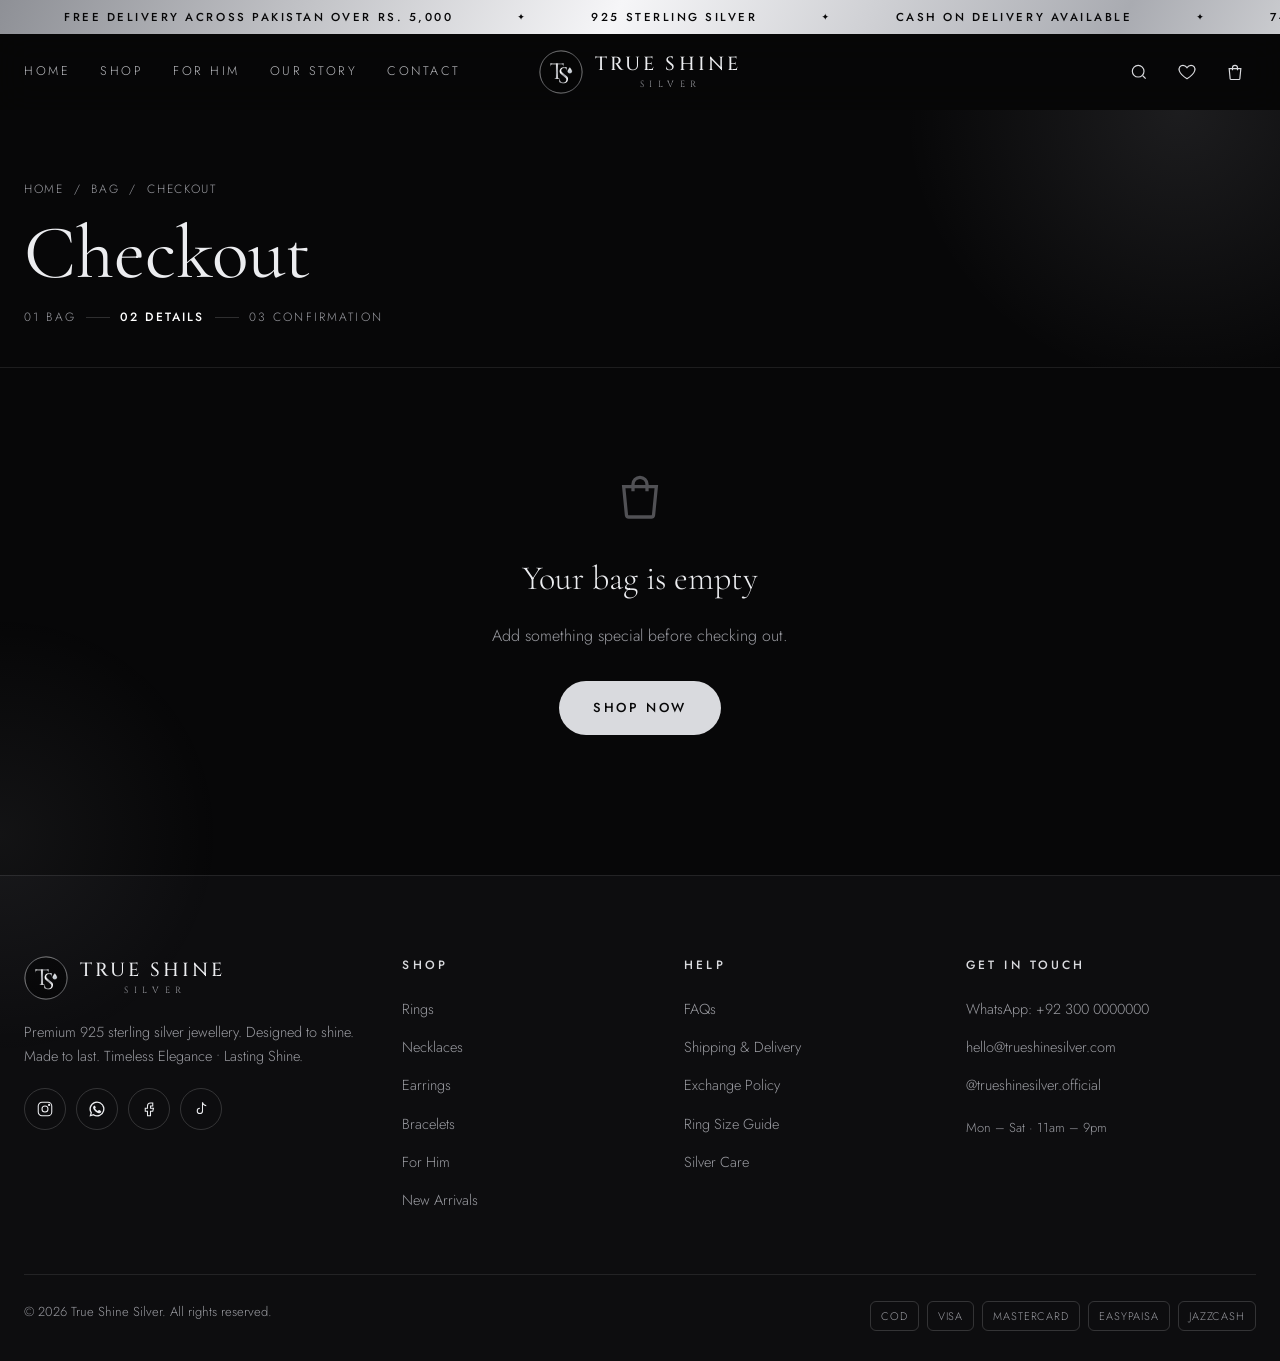
<file: checkout.html>
<!doctype html>
<html lang="en">
<head>
  <meta charset="utf-8">
  <meta name="viewport" content="width=device-width, initial-scale=1, viewport-fit=cover">
  <title>Checkout — True Shine Silver</title>
  <meta name="theme-color" content="#070708">
  <link rel="icon" href="images/favicon.svg" type="image/svg+xml">
  <link rel="preconnect" href="https://fonts.googleapis.com"><link rel="preconnect" href="https://fonts.gstatic.com" crossorigin>
  <link href="https://fonts.googleapis.com/css2?family=Cinzel:wght@400;500;600&family=Cormorant+Garamond:ital,wght@0,400;0,500;1,400&family=Jost:wght@300;400;500;600&display=swap" rel="stylesheet">
  <link rel="stylesheet" href="css/style.css">
</head>
<body data-page="checkout">
<main>
  <section class="page-hero">
    <div class="wrap">
      <div class="crumbs hero-fade"><a href="index.html">Home</a><span>/</span><a href="cart.html">Bag</a><span>/</span><span>Checkout</span></div>
      <h1 class="hero-fade d1">Checkout</h1>
      <div class="steps hero-fade d2"><span>01 Bag</span><i></i><b>02 Details</b><i></i><span>03 Confirmation</span></div>
    </div>
  </section>

  <div class="wrap" id="coRoot">
    <div class="checkout-layout">
      <form id="coForm" novalidate>
        <div class="form-block reveal">
          <h3><span class="n">1</span>Contact</h3>
          <div class="fields">
            <div class="field"><input id="fname" name="fname" placeholder=" " required autocomplete="given-name"><label for="fname">First name</label><span class="err">Please enter your first name</span></div>
            <div class="field"><input id="lname" name="lname" placeholder=" " required autocomplete="family-name"><label for="lname">Last name</label><span class="err">Please enter your last name</span></div>
            <div class="field"><input id="phone" name="phone" type="tel" placeholder=" " required autocomplete="tel"><label for="phone">Mobile number (03XX XXXXXXX)</label><span class="err">Enter a valid Pakistani mobile number</span></div>
            <div class="field"><input id="email" name="email" type="email" placeholder=" " autocomplete="email"><label for="email">Email (optional)</label><span class="err">Enter a valid email</span></div>
          </div>
        </div>

        <div class="form-block reveal">
          <h3><span class="n">2</span>Delivery address</h3>
          <div class="fields">
            <div class="field full"><input id="address" name="address" placeholder=" " required autocomplete="street-address"><label for="address">House #, street, area</label><span class="err">Please enter your address</span></div>
            <div class="field"><select id="city" name="city" required>
              <option value="">Select city</option>
              <option>Karachi</option><option>Lahore</option><option>Islamabad</option><option>Rawalpindi</option><option>Faisalabad</option><option>Multan</option><option>Peshawar</option><option>Quetta</option><option>Hyderabad</option><option>Sialkot</option><option>Gujranwala</option><option>Other</option>
            </select><label for="city">City</label><span class="err">Please choose your city</span></div>
            <div class="field"><input id="postal" name="postal" placeholder=" " inputmode="numeric" autocomplete="postal-code"><label for="postal">Postal code (optional)</label></div>
            <div class="field full"><textarea id="notes" name="notes" placeholder=" "></textarea><label for="notes">Order notes — gift message, engraving, landmark (optional)</label></div>
          </div>
        </div>

        <div class="form-block reveal">
          <h3><span class="n">3</span>Payment</h3>
          <div class="pay-opts" id="payOpts">
            <label class="pay-opt active"><input type="radio" name="pay" value="Cash on Delivery" checked><div><b>Cash on Delivery</b><span>Pay in cash when your order arrives.</span></div></label>
            <label class="pay-opt"><input type="radio" name="pay" value="Bank Transfer"><div><b>Bank Transfer</b><span>Transfer to our account; we confirm on WhatsApp.</span>
              <div class="extra">Bank: <b>Your Bank Name</b><br>Account title: <b>True Shine Silver</b><br>IBAN: <b>PK00 XXXX 0000 0000 0000 0000</b><br><span>Please send the receipt on WhatsApp with your order number.</span></div></div></label>
            <label class="pay-opt"><input type="radio" name="pay" value="Easypaisa / JazzCash"><div><b>Easypaisa / JazzCash</b><span>Mobile wallet transfer.</span>
              <div class="extra">Wallet number: <b id="walletNo"></b> (True Shine Silver)<br><span>Send a screenshot of the payment on WhatsApp.</span></div></div></label>
          </div>
          <label style="display:flex;gap:10px;align-items:center;margin-top:20px;font-size:14px;color:var(--muted);cursor:pointer"><input type="checkbox" id="giftWrap" style="accent-color:#d9dade;width:16px;height:16px"> Add premium gift wrapping (+ Rs. 300)</label>
        </div>

        <button class="btn btn-block" type="submit" id="placeBtn" style="padding:20px">Place order</button>
        <p class="secure"><span id="lockIco" style="display:inline-flex"></span> Your details are only used to deliver your order.</p>
      </form>

      <aside class="summary reveal" id="coSummary"></aside>
    </div>
  </div>
</main>

<script src="js/data.js"></script>
<script src="js/app.js"></script>
<script>
window.TS_PAGE = () => {
  const { Cart, money, totals, promo, I, esc, store } = TS;
  const $ = s => document.querySelector(s);
  $("#walletNo").textContent = STORE.phone;
  $("#lockIco").innerHTML = I.lock;
  if (!Cart.lines().length) {
    $("#coRoot").innerHTML = `<div class="empty" style="padding:100px 0">${I.bag}<p style="font-family:var(--serif);font-size:34px;color:var(--text);margin:0 0 8px">Your bag is empty</p><p>Add something special before checking out.</p><a href="shop.html" class="btn" style="margin-top:16px">Shop now</a></div>`;
    return;
  }
  const GIFT = 300;
  const calc = () => { const t = totals(); const g = $("#giftWrap").checked ? GIFT : 0; return { ...t, gift: g, total: t.total + g }; };

  function renderSummary() {
    const t = calc();
    $("#coSummary").innerHTML = `<h3>Your order</h3>
      <div class="co-items">${Cart.lines().map(l => `<div class="co-item"><div class="ph"><img src="${l.p.img.replace("w=900", "w=200")}" alt=""><span class="q">${l.qty}</span></div><div><h5>${esc(l.p.name)}</h5><span>${l.size ? "Size " + esc(l.size) : "925 Silver"}</span></div><span class="price">${money(l.p.price * l.qty)}</span></div>`).join("")}</div>
      <div class="sum-line"><span>Subtotal</span><span>${money(t.sub)}</span></div>
      ${t.discount ? `<div class="sum-line" style="color:var(--success)"><span>Discount (${promo.code})</span><span>− ${money(t.discount)}</span></div>` : ""}
      <div class="sum-line"><span>Delivery</span><span>${t.shipping ? money(t.shipping) : "Free"}</span></div>
      ${t.gift ? `<div class="sum-line"><span>Gift wrapping</span><span>${money(t.gift)}</span></div>` : ""}
      <div class="sum-line total"><span>Total</span><b>${money(t.total)}</b></div>
      <div class="pdp-perks" style="margin:22px 0 0"><div>${I.truck}2–4 day delivery</div><div>${I.return}7-day exchange</div><div>${I.gem}925 silver</div></div>`;
  }
  renderSummary();
  $("#giftWrap").addEventListener("change", renderSummary);
  document.addEventListener("cart:change", renderSummary);

  $("#payOpts").addEventListener("change", () => document.querySelectorAll(".pay-opt").forEach(o => o.classList.toggle("active", o.querySelector("input").checked)));

  const form = $("#coForm");
  const validate = el => {
    const f = el.closest(".field"); if (!f) return true;
    let ok = el.checkValidity();
    if (el.id === "phone") ok = /^(\+92|0)?3\d{2}[\s-]?\d{7}$/.test(el.value.trim());
    f.classList.toggle("invalid", !ok); return ok;
  };
  form.querySelectorAll("input,select").forEach(el => el.addEventListener("blur", () => validate(el)));
  form.querySelectorAll("input,select").forEach(el => el.addEventListener("input", () => el.closest(".field")?.classList.contains("invalid") && validate(el)));

  form.addEventListener("submit", e => {
    e.preventDefault();
    const els = [...form.querySelectorAll("input[required],select[required],#email")];
    const bad = els.filter(el => !validate(el));
    if (bad.length) { bad[0].focus(); bad[0].closest(".field").scrollIntoView({ behavior: "smooth", block: "center" }); TS.toast("<div>Please complete the highlighted fields</div>"); return; }
    const btn = $("#placeBtn"); btn.disabled = true; btn.textContent = "Placing order…";
    const d = Object.fromEntries(new FormData(form));
    const t = calc();
    const order = {
      no: "TS-" + Date.now().toString().slice(-6),
      date: new Date().toISOString(),
      customer: { name: `${d.fname} ${d.lname}`.trim(), phone: d.phone, email: d.email, address: d.address, city: d.city, postal: d.postal, notes: d.notes },
      payment: d.pay,
      items: Cart.lines().map(l => ({ name: l.p.name, size: l.size, qty: l.qty, price: l.p.price, img: l.p.img })),
      totals: t, promo: promo.code,
    };
    store.set("ts_last_order", order);
    const orders = store.get("ts_orders", []); orders.unshift(order); store.set("ts_orders", orders.slice(0, 20));
    setTimeout(() => { Cart.clear(); store.set("ts_promo", ""); location.href = "order-success.html"; }, 900);
  });
};
</script>
</body>
</html>
</file>
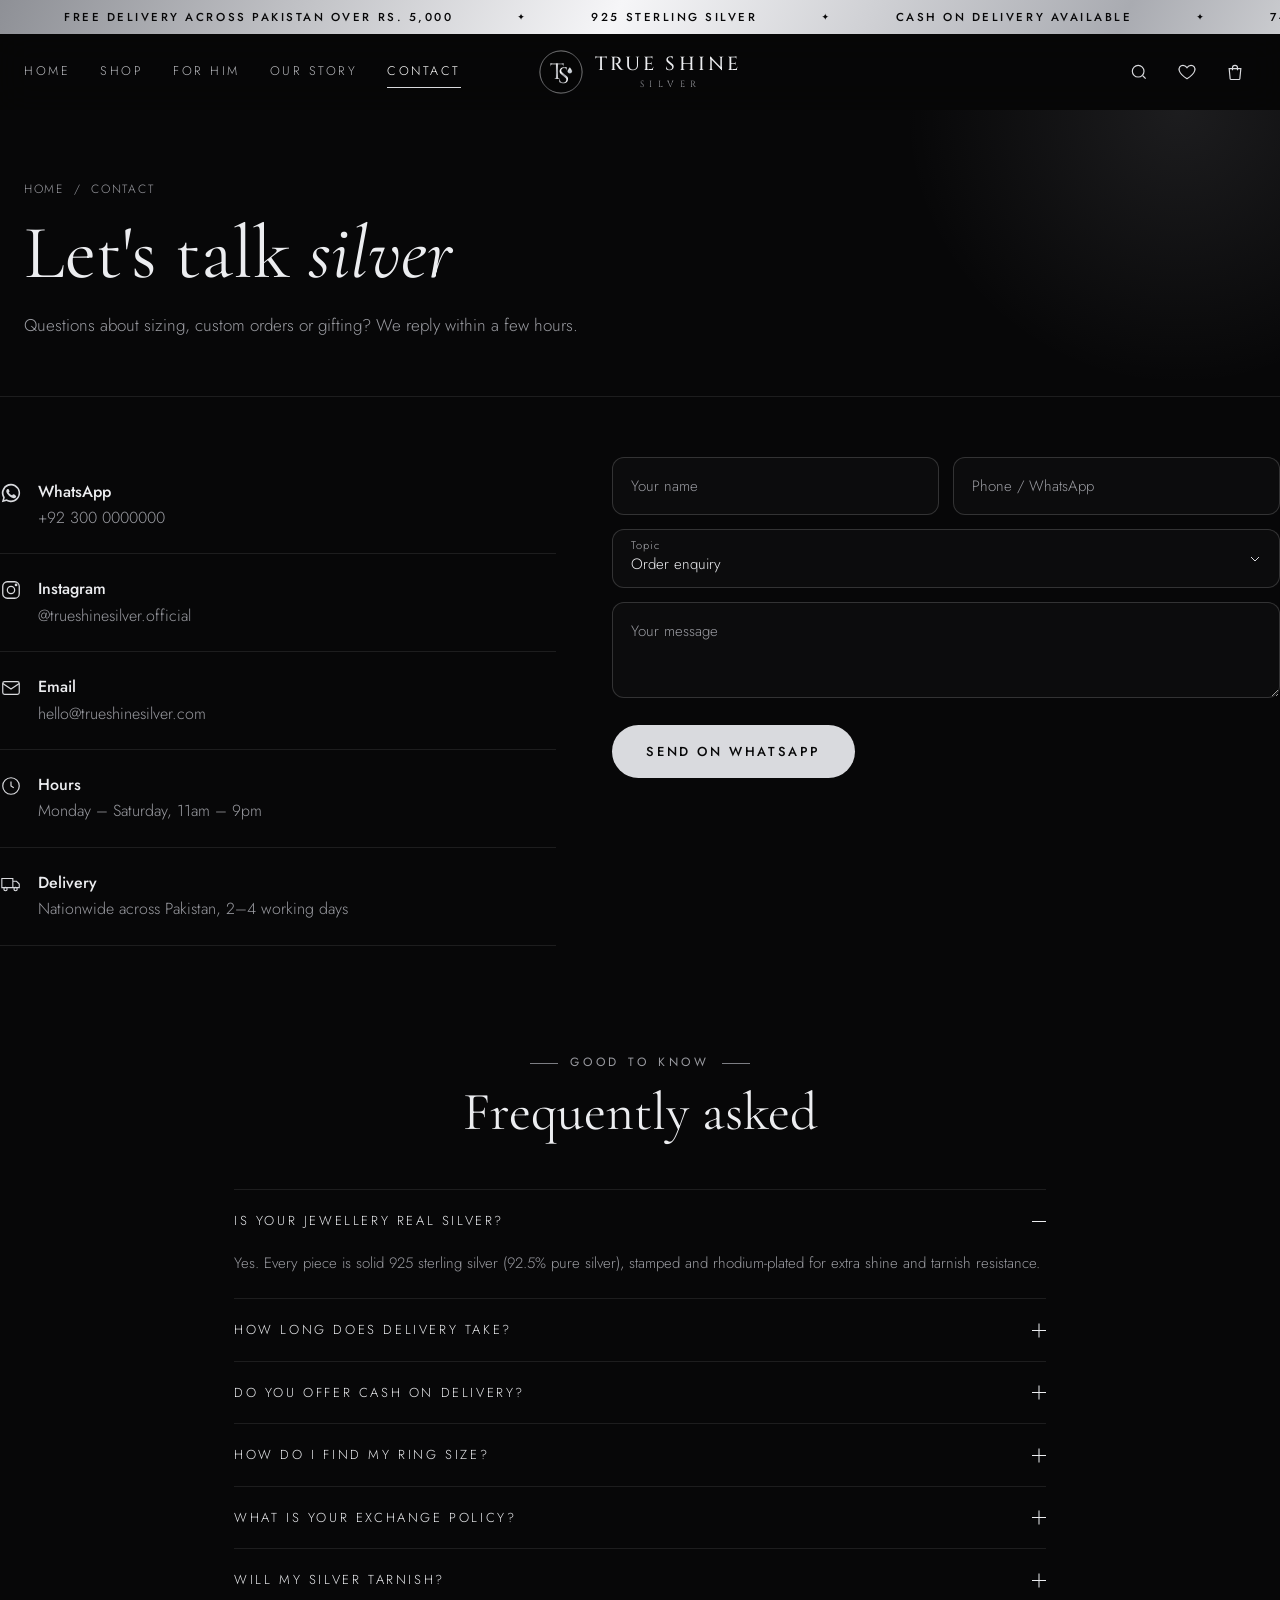
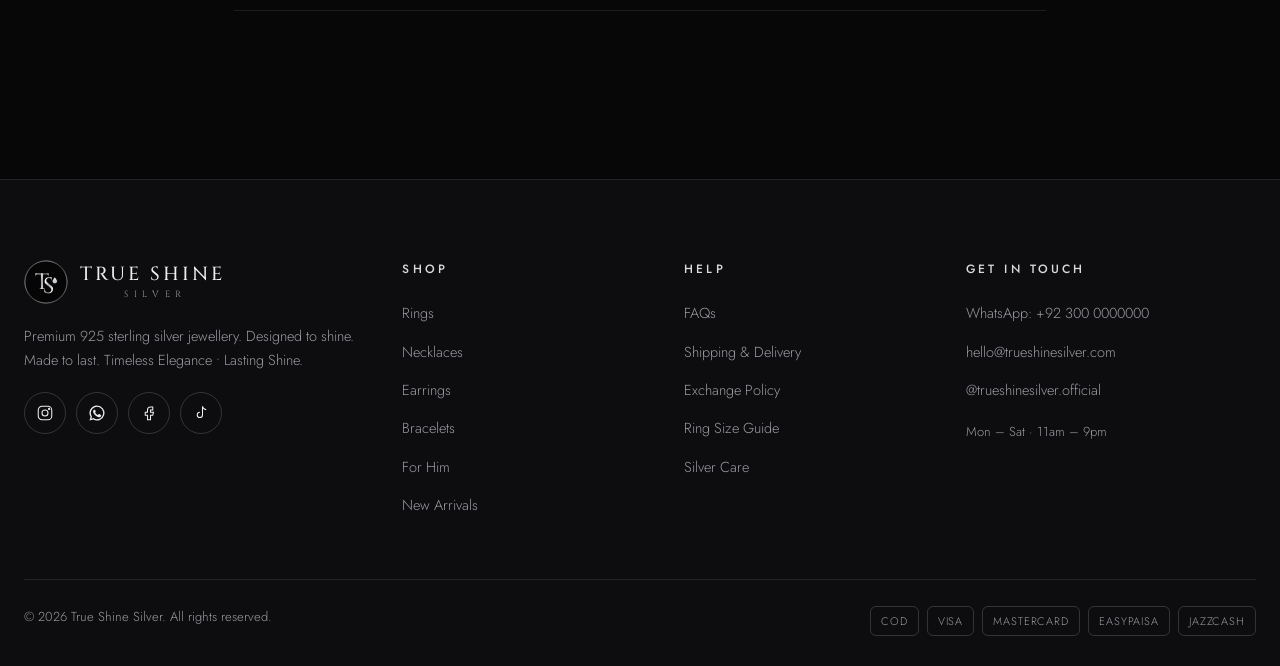
<file: contact.html>
<!doctype html>
<html lang="en">
<head>
  <meta charset="utf-8">
  <meta name="viewport" content="width=device-width, initial-scale=1, viewport-fit=cover">
  <title>Contact — True Shine Silver</title>
  <meta name="description" content="Contact True Shine Silver — order on WhatsApp, FAQs, shipping, exchange and ring size guide.">
  <meta name="theme-color" content="#070708">
  <link rel="icon" href="images/favicon.svg" type="image/svg+xml">
  <link rel="preconnect" href="https://fonts.googleapis.com"><link rel="preconnect" href="https://fonts.gstatic.com" crossorigin>
  <link href="https://fonts.googleapis.com/css2?family=Cinzel:wght@400;500;600&family=Cormorant+Garamond:ital,wght@0,400;0,500;1,400&family=Jost:wght@300;400;500;600&display=swap" rel="stylesheet">
  <link rel="stylesheet" href="css/style.css">
</head>
<body data-page="contact">
<main>
  <section class="page-hero">
    <div class="wrap">
      <div class="crumbs hero-fade"><a href="index.html">Home</a><span>/</span><span>Contact</span></div>
      <h1 class="hero-fade d1">Let's talk <em>silver</em></h1>
      <p class="lead hero-fade d2">Questions about sizing, custom orders or gifting? We reply within a few hours.</p>
    </div>
  </section>

  <div class="wrap contact-grid">
    <div class="reveal" id="cards"></div>
    <form class="reveal" id="contactForm" novalidate>
      <div class="fields">
        <div class="field"><input id="cname" placeholder=" " required><label for="cname">Your name</label><span class="err">Please enter your name</span></div>
        <div class="field"><input id="cphone" type="tel" placeholder=" " required><label for="cphone">Phone / WhatsApp</label><span class="err">Please enter your number</span></div>
        <div class="field full"><select id="ctopic"><option>Order enquiry</option><option>Ring size help</option><option>Custom / engraving</option><option>Exchange</option><option>Other</option></select><label for="ctopic">Topic</label></div>
        <div class="field full"><textarea id="cmsg" placeholder=" " required></textarea><label for="cmsg">Your message</label><span class="err">Please write a message</span></div>
      </div>
      <button class="btn" type="submit" style="margin-top:18px">Send on WhatsApp</button>
    </form>
  </div>

  <section class="section" style="padding-top:0" id="faq">
    <div class="wrap faq">
      <div class="section-head reveal center" style="justify-content:center"><div><span class="eyebrow">Good to know</span><h2 class="h-section">Frequently asked</h2></div></div>
      <div class="accordion reveal" id="faqList"></div>
    </div>
  </section>
</main>
<script src="js/data.js"></script>
<script src="js/app.js"></script>
<script>
window.TS_PAGE = () => {
  const { I } = TS;
  const $ = s => document.querySelector(s);
  $("#cards").innerHTML = [
    [I.wa, "WhatsApp", `<a href="https://wa.me/${STORE.whatsapp}" target="_blank" rel="noopener">${STORE.phone}</a>`],
    [I.insta, "Instagram", `<a href="${STORE.instagram}" target="_blank" rel="noopener">@trueshinesilver.official</a>`],
    [I.mail, "Email", `<a href="mailto:${STORE.email}">${STORE.email}</a>`],
    [I.clock, "Hours", `<span>Monday – Saturday, 11am – 9pm</span>`],
    [I.truck, "Delivery", `<span>Nationwide across Pakistan, 2–4 working days</span>`],
  ].map(([i, b, s]) => `<div class="contact-card">${i}<div><b>${b}</b>${s}</div></div>`).join("");

  const faqs = [
    ["Is your jewellery real silver?", "Yes. Every piece is solid 925 sterling silver (92.5% pure silver), stamped and rhodium-plated for extra shine and tarnish resistance."],
    ["How long does delivery take?", `Orders are dispatched within 48 hours and delivered in 2–4 working days across Pakistan. Delivery is free over ${TS.money(STORE.freeShippingOver)}; otherwise a flat ${TS.money(STORE.shippingFee)}.`],
    ["Do you offer Cash on Delivery?", "Yes — pay in cash when your parcel arrives. We also accept bank transfer, Easypaisa and JazzCash."],
    ["How do I find my ring size?", "Wrap a thin strip of paper around your finger, mark where it overlaps and measure in mm. 49mm ≈ size 5, 52mm ≈ 6, 54mm ≈ 7, 57mm ≈ 8, 60mm ≈ 9, 62mm ≈ 10, 65mm ≈ 11, 67mm ≈ 12. Or message us on WhatsApp and we'll help."],
    ["What is your exchange policy?", "You can exchange any unworn item in its original packaging within 7 days of delivery. Just message us with your order number."],
    ["Will my silver tarnish?", "Sterling silver can oxidise naturally over time, but our rhodium finish slows this greatly. A quick wipe with the included polishing cloth restores the shine."],
  ];
  $("#faqList").innerHTML = faqs.map(([q, a], i) => `<div class="acc-item ${i ? "" : "open"}"><button>${q}<i></i></button><div class="acc-panel"><div><div>${a}</div></div></div></div>`).join("");
  document.querySelectorAll(".acc-item > button").forEach(b => b.onclick = () => b.parentElement.classList.toggle("open"));

  const f = $("#contactForm");
  f.addEventListener("submit", e => {
    e.preventDefault();
    let ok = true;
    f.querySelectorAll("[required]").forEach(el => { const v = el.value.trim().length > 0; el.closest(".field").classList.toggle("invalid", !v); ok = ok && v; });
    if (!ok) return;
    const text = `Hi True Shine Silver!\nName: ${$("#cname").value}\nPhone: ${$("#cphone").value}\nTopic: ${$("#ctopic").value}\n\n${$("#cmsg").value}`;
    window.open(`https://wa.me/${STORE.whatsapp}?text=${encodeURIComponent(text)}`, "_blank", "noopener");
  });
};
</script>
</body>
</html>
</file>
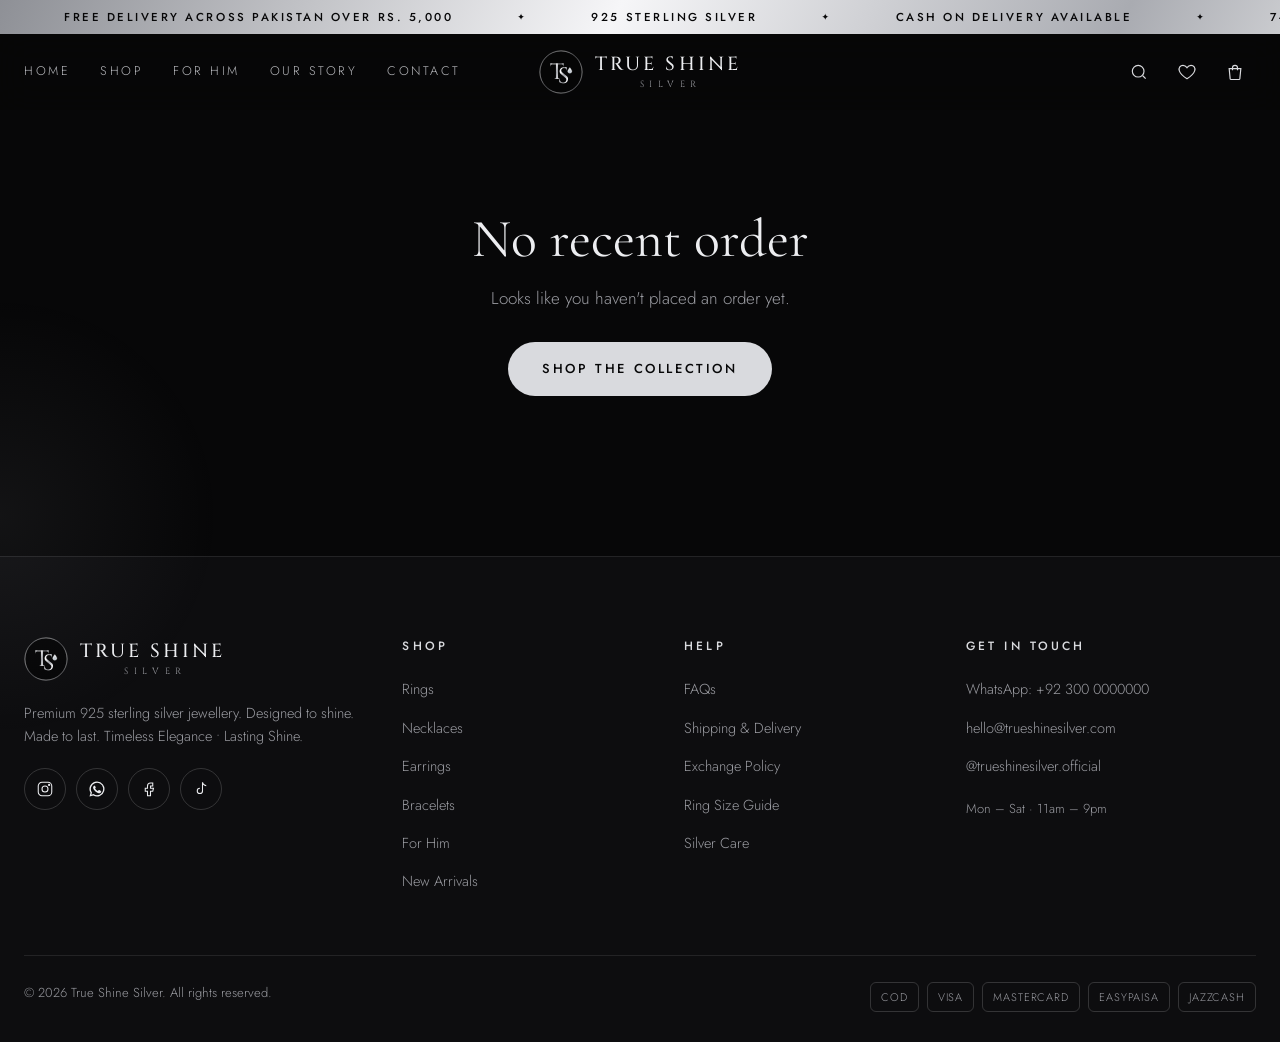
<file: order-success.html>
<!doctype html>
<html lang="en">
<head>
  <meta charset="utf-8">
  <meta name="viewport" content="width=device-width, initial-scale=1, viewport-fit=cover">
  <title>Order Confirmed — True Shine Silver</title>
  <meta name="theme-color" content="#070708">
  <link rel="icon" href="images/favicon.svg" type="image/svg+xml">
  <link rel="preconnect" href="https://fonts.googleapis.com"><link rel="preconnect" href="https://fonts.gstatic.com" crossorigin>
  <link href="https://fonts.googleapis.com/css2?family=Cinzel:wght@400;500;600&family=Cormorant+Garamond:ital,wght@0,400;0,500;1,400&family=Jost:wght@300;400;500;600&display=swap" rel="stylesheet">
  <link rel="stylesheet" href="css/style.css">
</head>
<body data-page="success">
<main>
  <div class="wrap"><div class="success" id="root"></div></div>
</main>
<script src="js/data.js"></script>
<script src="js/app.js"></script>
<script>
window.TS_PAGE = () => {
  const { store, money, esc, I } = TS;
  const o = store.get("ts_last_order", null);
  const root = document.getElementById("root");
  if (!o) { root.innerHTML = `<h1 class="h-section">No recent order</h1><p class="lead" style="margin:16px auto 30px">Looks like you haven't placed an order yet.</p><a class="btn" href="shop.html">Shop the collection</a>`; return; }
  const msg = `Hi True Shine Silver! I just placed order ${o.no}.\nName: ${o.customer.name}\nCity: ${o.customer.city}\nPayment: ${o.payment}\nTotal: ${money(o.totals.total)}\n\nItems:\n${o.items.map(i => `• ${i.name}${i.size ? " (" + i.size + ")" : ""} × ${i.qty}`).join("\n")}`;
  root.innerHTML = `
    <svg class="check-anim" viewBox="0 0 110 110" fill="none" stroke="#e6e7ea" stroke-width="2"><circle cx="55" cy="55" r="52"/><path d="M34 57l14 14 28-30" stroke-linecap="round" stroke-linejoin="round"/></svg>
    <span class="eyebrow hero-fade">Order ${esc(o.no)}</span>
    <h1 class="h-section hero-fade d1">Thank you, <em>${esc(o.customer.name.split(" ")[0])}</em>.</h1>
    <p class="lead hero-fade d2" style="margin:18px auto 0">Your order has been received. Our team will call or WhatsApp you on <b style="color:var(--text)">${esc(o.customer.phone)}</b> to confirm before dispatch.</p>
    <div class="order-box hero-fade d3">
      ${o.items.map(i => `<div class="co-item" style="margin-bottom:14px"><div class="ph"><img src="${i.img.replace("w=900", "w=200")}" alt=""><span class="q">${i.qty}</span></div><div><h5>${esc(i.name)}</h5><span>${i.size ? "Size " + esc(i.size) : "925 Silver"}</span></div><span class="price">${money(i.price * i.qty)}</span></div>`).join("")}
      <div class="sum-line"><span>Subtotal</span><span>${money(o.totals.sub)}</span></div>
      ${o.totals.discount ? `<div class="sum-line"><span>Discount</span><span>− ${money(o.totals.discount)}</span></div>` : ""}
      <div class="sum-line"><span>Delivery</span><span>${o.totals.shipping ? money(o.totals.shipping) : "Free"}</span></div>
      ${o.totals.gift ? `<div class="sum-line"><span>Gift wrapping</span><span>${money(o.totals.gift)}</span></div>` : ""}
      <div class="sum-line total"><span>Total · ${esc(o.payment)}</span><b>${money(o.totals.total)}</b></div>
      <div style="margin-top:20px;padding-top:18px;border-top:1px solid var(--line);font-size:14px;color:var(--muted)"><b style="color:var(--text);font-weight:500">Delivering to</b><br>${esc(o.customer.address)}, ${esc(o.customer.city)}</div>
    </div>
    <div class="hero-cta" style="justify-content:center">
      <a class="btn wa-btn" target="_blank" rel="noopener" href="https://wa.me/${STORE.whatsapp}?text=${encodeURIComponent(msg)}">${I.wa.replace("<svg", '<svg width="18" height="18"')} Confirm on WhatsApp</a>
      <a class="btn btn-ghost" href="shop.html">Continue shopping</a>
    </div>`;
};
</script>
</body>
</html>
</file>
<file: css/style.css>
/* =========================================================
   TRUE SHINE SILVER — Premium theme
   Palette taken from the logo: jet black + polished chrome silver
   ========================================================= */
:root {
  --black: #070708;
  --ink: #0d0d0f;
  --char: #151518;
  --char-2: #1c1c20;
  --line: rgba(255, 255, 255, 0.09);
  --line-2: rgba(255, 255, 255, 0.16);
  --silver: #d9dade;
  --silver-hi: #ffffff;
  --silver-mid: #b7b8bd;
  --silver-lo: #7c7d83;
  --muted: #9a9ba1;
  --text: #ecedf0;
  --pearl: #f4f3f1;
  --pearl-ink: #18181b;
  --success: #8fd3a8;
  --danger: #f08b8b;
  --chrome: linear-gradient(115deg, #8e9096 0%, #f6f6f8 22%, #a9abb1 40%, #ffffff 55%, #8d8f95 75%, #d7d8dc 100%);
  --chrome-soft: linear-gradient(135deg, #2a2a2f 0%, #3b3c42 50%, #2a2a2f 100%);
  --serif: "Cormorant Garamond", "Times New Roman", serif;
  --display: "Cinzel", "Cormorant Garamond", serif;
  --sans: "Jost", system-ui, -apple-system, "Segoe UI", sans-serif;
  --radius: 14px;
  --ease: cubic-bezier(.22, .8, .2, 1);
  --header-h: 76px;
  --wrap: 1280px;
}

*, *::before, *::after { box-sizing: border-box; }
html { scroll-behavior: smooth; -webkit-text-size-adjust: 100%; }
body {
  margin: 0;
  background: var(--black);
  color: var(--text);
  font-family: var(--sans);
  font-weight: 300;
  font-size: 16px;
  line-height: 1.65;
  overflow-x: hidden;
  -webkit-font-smoothing: antialiased;
}
body.lock { overflow: hidden; }
img { max-width: 100%; display: block; }
a { color: inherit; text-decoration: none; }
button { font: inherit; color: inherit; cursor: pointer; background: none; border: 0; }
input, select, textarea { font: inherit; color: inherit; }
::selection { background: var(--silver); color: var(--black); }

.wrap { width: 100%; max-width: var(--wrap); margin: 0 auto; padding: 0 24px; }
@media (max-width: 600px) { .wrap { padding: 0 16px; } }

/* ---------- Type ---------- */
.eyebrow {
  font-family: var(--sans);
  font-size: 12px; letter-spacing: .32em; text-transform: uppercase;
  color: var(--muted); font-weight: 400;
  display: inline-flex; align-items: center; gap: 12px;
}
.eyebrow::before { content: ""; width: 28px; height: 1px; background: var(--silver-lo); }
.h-display {
  font-family: var(--serif); font-weight: 400;
  font-size: clamp(40px, 6.4vw, 92px); line-height: 1.02; letter-spacing: -.01em; margin: 0;
}
.h-section {
  font-family: var(--serif); font-weight: 400;
  font-size: clamp(32px, 4.2vw, 56px); line-height: 1.08; margin: 10px 0 0;
}
.h-section em, .h-display em { font-style: italic; }
.chrome-text {
  background: var(--chrome); background-size: 220% 100%;
  -webkit-background-clip: text; background-clip: text; color: transparent;
  animation: sheen 7s linear infinite;
}
@keyframes sheen { to { background-position: -220% 0; } }
.lead { color: var(--muted); font-size: 17px; max-width: 560px; }
.section { padding: clamp(72px, 10vw, 140px) 0; position: relative; }
.section-head { display: flex; align-items: end; justify-content: space-between; gap: 24px; margin-bottom: 48px; flex-wrap: wrap; }
.center { text-align: center; }
.center .eyebrow::after { content: ""; width: 28px; height: 1px; background: var(--silver-lo); }

/* ---------- Buttons ---------- */
.btn {
  --bg: var(--silver); --fg: var(--black);
  position: relative; overflow: hidden; isolation: isolate;
  display: inline-flex; align-items: center; justify-content: center; gap: 10px;
  padding: 16px 34px; border-radius: 999px;
  background: var(--bg); color: var(--fg);
  font-size: 13px; letter-spacing: .2em; text-transform: uppercase; font-weight: 500;
  transition: transform .4s var(--ease), box-shadow .4s var(--ease), background .3s;
  white-space: nowrap;
}
.btn::after {
  content: ""; position: absolute; inset: 0; z-index: -1;
  background: linear-gradient(110deg, transparent 30%, rgba(255,255,255,.85) 50%, transparent 70%);
  transform: translateX(-120%); transition: transform .9s var(--ease);
}
.btn:hover { transform: translateY(-2px); box-shadow: 0 14px 40px -12px rgba(220,220,230,.45); }
.btn:hover::after { transform: translateX(120%); }
.btn-ghost { --bg: transparent; --fg: var(--text); border: 1px solid var(--line-2); }
.btn-ghost::after { background: linear-gradient(110deg, transparent 30%, rgba(255,255,255,.12) 50%, transparent 70%); }
.btn-ghost:hover { border-color: var(--silver); box-shadow: none; }
.btn-block { width: 100%; }
.btn-sm { padding: 11px 20px; font-size: 11px; }
.btn[disabled] { opacity: .5; pointer-events: none; }
.link-arrow {
  display: inline-flex; align-items: center; gap: 10px;
  font-size: 12px; letter-spacing: .24em; text-transform: uppercase; color: var(--silver);
  padding-bottom: 6px; border-bottom: 1px solid var(--line-2); transition: gap .3s var(--ease), border-color .3s;
}
.link-arrow:hover { gap: 16px; border-color: var(--silver); }

/* ---------- Announcement + Header ---------- */
.announce {
  background: var(--chrome); background-size: 220% 100%; animation: sheen 9s linear infinite;
  color: var(--black); font-size: 11.5px; letter-spacing: .22em; text-transform: uppercase; font-weight: 500;
  overflow: hidden; height: 34px; display: flex; align-items: center;
}
.announce-track { display: flex; gap: 64px; white-space: nowrap; animation: marquee 32s linear infinite; padding-left: 64px; }
.announce-track span { display: inline-flex; align-items: center; gap: 64px; }
.announce-track span::after { content: "✦"; font-size: 9px; }
@keyframes marquee { to { transform: translateX(-50%); } }

.header {
  position: sticky; top: 0; z-index: 50;
  height: var(--header-h);
  background: rgba(7,7,8,.72); backdrop-filter: blur(16px) saturate(140%); -webkit-backdrop-filter: blur(16px) saturate(140%);
  border-bottom: 1px solid transparent; transition: border-color .4s, background .4s;
}
.header.scrolled { border-color: var(--line); background: rgba(7,7,8,.9); }
.header .wrap { height: 100%; display: grid; grid-template-columns: 1fr auto 1fr; align-items: center; gap: 16px; }
.nav { display: flex; gap: 30px; }
.nav a {
  position: relative; font-size: 12.5px; letter-spacing: .2em; text-transform: uppercase; color: var(--silver-mid);
  transition: color .3s; padding: 6px 0;
}
.nav a::after { content: ""; position: absolute; left: 0; right: 0; bottom: 0; height: 1px; background: var(--silver); transform: scaleX(0); transform-origin: right; transition: transform .45s var(--ease); }
.nav a:hover, .nav a.active { color: var(--silver-hi); }
.nav a:hover::after, .nav a.active::after { transform: scaleX(1); transform-origin: left; }

.brand { display: flex; align-items: center; gap: 12px; justify-self: center; }
.brand-mark { width: 44px; height: 44px; flex: none; }
.brand-word { display: flex; flex-direction: column; line-height: 1; }
.brand-word b { font-family: var(--display); font-weight: 500; font-size: 19px; letter-spacing: .16em; }
.brand-word small { font-family: var(--display); font-size: 9px; letter-spacing: .62em; color: var(--muted); margin-top: 6px; text-align: center; padding-left: .62em; }

.header-actions { display: flex; justify-content: flex-end; align-items: center; gap: 6px; }
.icon-btn {
  position: relative; width: 42px; height: 42px; border-radius: 50%;
  display: grid; place-items: center; color: var(--silver);
  transition: background .3s, color .3s, transform .3s var(--ease);
}
.icon-btn:hover { background: rgba(255,255,255,.07); color: var(--silver-hi); }
.icon-btn svg { width: 20px; height: 20px; }
.count {
  position: absolute; top: 3px; right: 2px; min-width: 18px; height: 18px; padding: 0 5px; border-radius: 9px;
  background: var(--silver); color: var(--black); font-size: 10.5px; font-weight: 600;
  display: grid; place-items: center; transform: scale(0); transition: transform .4s var(--ease);
}
.count.show { transform: scale(1); }
.count.bump { animation: bump .5s var(--ease); }
@keyframes bump { 40% { transform: scale(1.45); } }
.menu-toggle { display: none; }

@media (max-width: 960px) {
  :root { --header-h: 66px; }
  .header .wrap { grid-template-columns: auto 1fr auto; }
  .nav { display: none; }
  .menu-toggle { display: grid; }
  .brand { justify-self: start; }
  .brand-mark { width: 38px; height: 38px; }
  .brand-word b { font-size: 16px; }
  .brand-word small { font-size: 8px; }
  .hide-sm { display: none !important; }
}
@media (max-width: 400px) { .brand-word { display: none; } }

/* ---------- Mobile drawer ---------- */
.scrim {
  position: fixed; inset: 0; z-index: 80; background: rgba(0,0,0,.6); backdrop-filter: blur(4px);
  opacity: 0; pointer-events: none; transition: opacity .45s var(--ease);
}
.scrim.open { opacity: 1; pointer-events: auto; }
.drawer {
  position: fixed; top: 0; bottom: 0; z-index: 90; width: min(440px, 92vw);
  background: var(--ink); border-color: var(--line);
  display: flex; flex-direction: column;
  transition: transform .6s var(--ease);
}
.drawer.left { left: 0; transform: translateX(-102%); border-right: 1px solid var(--line); }
.drawer.right { right: 0; transform: translateX(102%); border-left: 1px solid var(--line); }
.drawer.open { transform: none; }
.drawer-head { display: flex; align-items: center; justify-content: space-between; padding: 20px 24px; border-bottom: 1px solid var(--line); }
.drawer-head h3 { margin: 0; font-family: var(--serif); font-weight: 400; font-size: 26px; }
.drawer-body { flex: 1; overflow-y: auto; padding: 8px 24px 24px; }
.drawer-foot { padding: 20px 24px 24px; border-top: 1px solid var(--line); }
.mobile-nav a {
  display: flex; justify-content: space-between; align-items: center;
  padding: 20px 0; border-bottom: 1px solid var(--line);
  font-family: var(--serif); font-size: 30px;
  opacity: 0; transform: translateX(-20px); transition: opacity .5s var(--ease), transform .5s var(--ease);
}
.drawer.open .mobile-nav a { opacity: 1; transform: none; }
.mobile-nav a span { font-family: var(--sans); font-size: 12px; color: var(--muted); letter-spacing: .2em; }

/* Mini cart */
.mini-item { display: grid; grid-template-columns: 76px 1fr auto; gap: 14px; padding: 18px 0; border-bottom: 1px solid var(--line); animation: fadeUp .5s var(--ease) both; }
.mini-item img { width: 76px; height: 92px; object-fit: cover; border-radius: 10px; }
.mini-item h4 { margin: 0 0 4px; font-family: var(--serif); font-weight: 500; font-size: 19px; line-height: 1.2; }
.mini-item .meta { font-size: 12.5px; color: var(--muted); }
.mini-item .price { font-size: 14px; }
.ship-bar { margin-bottom: 18px; font-size: 13px; color: var(--muted); }
.ship-bar .track { height: 3px; background: var(--line); border-radius: 3px; margin-top: 10px; overflow: hidden; }
.ship-bar .fill { height: 100%; background: var(--chrome); background-size: 200% 100%; animation: sheen 3s linear infinite; transition: width .8s var(--ease); }
.row-between { display: flex; justify-content: space-between; align-items: center; gap: 12px; }
.empty { text-align: center; padding: 60px 10px; color: var(--muted); }
.empty svg { width: 56px; height: 56px; margin: 0 auto 18px; opacity: .5; }

/* ---------- Search overlay ---------- */
.search-overlay {
  position: fixed; inset: 0; z-index: 95; background: rgba(7,7,8,.97); backdrop-filter: blur(10px);
  display: flex; flex-direction: column; padding: 90px 0 40px; opacity: 0; pointer-events: none; transition: opacity .4s var(--ease);
}
.search-overlay.open { opacity: 1; pointer-events: auto; }
.search-overlay .close { position: absolute; top: 20px; right: 20px; }
.search-input {
  width: 100%; background: none; border: 0; border-bottom: 1px solid var(--line-2); padding: 14px 0;
  font-family: var(--serif); font-size: clamp(28px, 5vw, 54px); outline: none; color: var(--silver-hi);
}
.search-results { margin-top: 30px; display: grid; grid-template-columns: repeat(auto-fill, minmax(200px, 1fr)); gap: 18px; overflow-y: auto; }
.search-results a { display: flex; gap: 14px; align-items: center; padding: 10px; border-radius: 12px; transition: background .3s; }
.search-results a:hover { background: var(--char); }
.search-results img { width: 58px; height: 58px; object-fit: cover; border-radius: 8px; }

/* ---------- Hero ---------- */
.hero { position: relative; min-height: calc(100svh - var(--header-h) - 34px); display: flex; align-items: center; overflow: hidden; }
.hero-media { position: absolute; inset: 0; }
.hero-media img { width: 100%; height: 100%; object-fit: cover; object-position: 60% center; filter: saturate(.3) contrast(1.08); transform: scale(1.12); animation: heroZoom 14s var(--ease) forwards; }
@keyframes heroZoom { to { transform: scale(1); } }
.hero-media::after {
  content: ""; position: absolute; inset: 0;
  background: linear-gradient(90deg, rgba(7,7,8,.95) 0%, rgba(7,7,8,.7) 38%, rgba(7,7,8,.15) 75%), linear-gradient(0deg, var(--black) 0%, transparent 30%);
}
.hero-content { position: relative; z-index: 2; padding: 80px 0; max-width: 680px; }
.hero-content .lead { margin: 26px 0 40px; }
.hero-cta { display: flex; gap: 14px; flex-wrap: wrap; }
.hero-stats { display: flex; gap: 44px; margin-top: 64px; flex-wrap: wrap; }
.hero-stats div b { display: block; font-family: var(--serif); font-size: 36px; font-weight: 400; line-height: 1; }
.hero-stats div span { font-size: 11px; letter-spacing: .22em; text-transform: uppercase; color: var(--muted); }
.split-line { display: block; overflow: hidden; }
.split-line > span { display: block; transform: translateY(110%); animation: lineUp 1.2s var(--ease) forwards; }
.split-line:nth-child(2) > span { animation-delay: .12s; }
.split-line:nth-child(3) > span { animation-delay: .24s; }
@keyframes lineUp { to { transform: none; } }
.hero-fade { opacity: 0; animation: fadeUp 1.1s var(--ease) forwards; }
.d1 { animation-delay: .45s; } .d2 { animation-delay: .6s; } .d3 { animation-delay: .75s; }
@keyframes fadeUp { from { opacity: 0; transform: translateY(24px); } to { opacity: 1; transform: none; } }
.scroll-cue { position: absolute; left: 50%; bottom: 28px; z-index: 2; transform: translateX(-50%); width: 1px; height: 64px; background: var(--line-2); overflow: hidden; }
.scroll-cue::after { content: ""; position: absolute; left: 0; top: -40%; width: 100%; height: 40%; background: var(--silver); animation: cue 2.2s var(--ease) infinite; }
@keyframes cue { to { top: 100%; } }
.sparkle { position: absolute; z-index: 1; width: 6px; height: 6px; pointer-events: none; }
.sparkle::before, .sparkle::after { content: ""; position: absolute; inset: 0; background: #fff; clip-path: polygon(50% 0, 60% 40%, 100% 50%, 60% 60%, 50% 100%, 40% 60%, 0 50%, 40% 40%); }
.sparkle { animation: twinkle 3.2s ease-in-out infinite; opacity: 0; }
@keyframes twinkle { 50% { opacity: 1; transform: scale(2.2) rotate(45deg); } }

@media (max-width: 760px) {
  .hero { min-height: 92svh; align-items: flex-end; }
  .hero-media::after { background: linear-gradient(0deg, rgba(7,7,8,1) 8%, rgba(7,7,8,.75) 50%, rgba(7,7,8,.25) 100%); }
  .hero-content { padding: 40px 0 70px; }
  .hero-stats { gap: 28px; margin-top: 40px; }
  .hero-stats div b { font-size: 28px; }
  .scroll-cue { display: none; }
}

/* ---------- Trust strip ---------- */
.trust { border-top: 1px solid var(--line); border-bottom: 1px solid var(--line); background: var(--ink); }
.trust .wrap { display: grid; grid-template-columns: repeat(4, 1fr); }
.trust-item { display: flex; gap: 14px; align-items: center; padding: 28px 20px; border-right: 1px solid var(--line); }
.trust-item:last-child { border-right: 0; }
.trust-item svg { width: 30px; height: 30px; flex: none; color: var(--silver); }
.trust-item b { display: block; font-weight: 500; font-size: 14px; letter-spacing: .04em; }
.trust-item span { font-size: 12.5px; color: var(--muted); }
@media (max-width: 900px) { .trust .wrap { grid-template-columns: repeat(2, 1fr); } .trust-item:nth-child(2) { border-right: 0; } .trust-item:nth-child(-n+2) { border-bottom: 1px solid var(--line); } }
@media (max-width: 480px) { .trust-item { padding: 20px 10px; gap: 10px; } .trust-item svg { width: 24px; height: 24px; } .trust-item b { font-size: 13px; } .trust-item span { font-size: 11.5px; } }

/* ---------- Categories ---------- */
.cat-grid { display: grid; grid-template-columns: repeat(5, 1fr); gap: 16px; }
.cat-card { position: relative; border-radius: var(--radius); overflow: hidden; aspect-ratio: 3/4; background: var(--char); }
.cat-card img { width: 100%; height: 100%; object-fit: cover; transition: transform 1.2s var(--ease), filter .6s; filter: grayscale(.25) brightness(.8); }
.cat-card:hover img { transform: scale(1.08); filter: none; }
.cat-card::after { content: ""; position: absolute; inset: 0; background: linear-gradient(0deg, rgba(0,0,0,.85), transparent 55%); }
.cat-card .cat-info { position: absolute; left: 20px; right: 20px; bottom: 20px; z-index: 2; }
.cat-card h3 { margin: 0; font-family: var(--serif); font-weight: 400; font-size: 28px; }
.cat-card p { margin: 2px 0 0; font-size: 12px; letter-spacing: .14em; text-transform: uppercase; color: var(--silver-mid); }
.cat-card .arrow { position: absolute; top: 16px; right: 16px; z-index: 2; width: 40px; height: 40px; border-radius: 50%; border: 1px solid var(--line-2); display: grid; place-items: center; transform: rotate(-45deg) scale(.8); opacity: 0; transition: .5s var(--ease); background: rgba(0,0,0,.3); backdrop-filter: blur(6px); }
.cat-card:hover .arrow { opacity: 1; transform: rotate(0) scale(1); }
@media (max-width: 1024px) { .cat-grid { grid-template-columns: repeat(3, 1fr); } .cat-card:nth-child(4), .cat-card:nth-child(5) { aspect-ratio: 16/10; } .cat-grid .cat-card:nth-child(4) { grid-column: span 1; } }
@media (max-width: 700px) {
  .cat-grid { grid-template-columns: none; grid-auto-flow: column; grid-auto-columns: 62%; overflow-x: auto; scroll-snap-type: x mandatory; padding-bottom: 8px; scrollbar-width: none; }
  .cat-grid::-webkit-scrollbar { display: none; }
  .cat-card, .cat-card:nth-child(4), .cat-card:nth-child(5) { aspect-ratio: 3/4; scroll-snap-align: start; }
}

/* ---------- Product cards ---------- */
.product-grid { display: grid; grid-template-columns: repeat(4, 1fr); gap: 34px 22px; }
@media (max-width: 1100px) { .product-grid { grid-template-columns: repeat(3, 1fr); } }
@media (max-width: 760px) { .product-grid { grid-template-columns: repeat(2, 1fr); gap: 26px 12px; } }
.card { position: relative; }
.card-media { position: relative; border-radius: var(--radius); overflow: hidden; background: var(--char); aspect-ratio: 4/5; }
.card-media img { position: absolute; inset: 0; width: 100%; height: 100%; object-fit: cover; transition: transform 1.1s var(--ease), opacity .7s var(--ease); }
.card-media img.alt { opacity: 0; }
.card:hover .card-media img { transform: scale(1.06); }
.card:hover .card-media img.alt { opacity: 1; }
.card-media::before {
  content: ""; position: absolute; z-index: 2; inset: 0; pointer-events: none;
  background: linear-gradient(115deg, transparent 35%, rgba(255,255,255,.22) 50%, transparent 65%);
  transform: translateX(-100%); transition: transform 1.1s var(--ease);
}
.card:hover .card-media::before { transform: translateX(100%); }
.badge {
  position: absolute; top: 14px; left: 14px; z-index: 3;
  padding: 6px 12px; border-radius: 999px; font-size: 10.5px; letter-spacing: .18em; text-transform: uppercase; font-weight: 500;
  background: rgba(7,7,8,.7); backdrop-filter: blur(8px); border: 1px solid var(--line-2); color: var(--silver-hi);
}
.badge.sale { background: var(--silver); color: var(--black); border-color: transparent; }
.wish {
  position: absolute; top: 10px; right: 10px; z-index: 3; width: 40px; height: 40px; border-radius: 50%;
  background: rgba(7,7,8,.55); backdrop-filter: blur(8px); display: grid; place-items: center;
  transition: transform .35s var(--ease), background .3s;
}
.wish svg { width: 18px; height: 18px; transition: fill .3s; }
.wish:hover { transform: scale(1.1); }
.wish.on svg { fill: var(--silver-hi); }
.wish.on { animation: bump .5s var(--ease); }
.quick-add {
  position: absolute; z-index: 3; left: 12px; right: 12px; bottom: 12px;
  padding: 13px; border-radius: 999px; background: rgba(245,245,247,.95); color: var(--black);
  font-size: 11.5px; letter-spacing: .2em; text-transform: uppercase; font-weight: 500;
  transform: translateY(130%); opacity: 0; transition: transform .5s var(--ease), opacity .5s, background .3s;
}
.card:hover .quick-add { transform: none; opacity: 1; }
.quick-add:hover { background: #fff; }
@media (hover: none) { .quick-add { transform: none; opacity: 1; left: auto; right: 10px; bottom: 10px; width: 42px; height: 42px; padding: 0; font-size: 0; display: grid; place-items: center; }
  .quick-add::before { content: "+"; font-size: 22px; line-height: 1; } }
.card-body { padding: 16px 2px 0; }
.card-cat { font-size: 11px; letter-spacing: .22em; text-transform: uppercase; color: var(--muted); }
.card-title { margin: 4px 0 6px; font-family: var(--serif); font-weight: 500; font-size: 21px; line-height: 1.2; }
.card-title a { background: linear-gradient(currentColor, currentColor) 0 100% / 0 1px no-repeat; transition: background-size .5s var(--ease); }
.card:hover .card-title a { background-size: 100% 1px; }
.price-row { display: flex; align-items: baseline; gap: 10px; flex-wrap: wrap; }
.price { font-size: 15px; font-weight: 400; letter-spacing: .03em; }
.compare { font-size: 13px; color: var(--silver-lo); text-decoration: line-through; }
.stars { display: inline-flex; gap: 2px; align-items: center; color: var(--silver); font-size: 12px; }
.stars svg { width: 12px; height: 12px; }
.stars small { color: var(--muted); margin-left: 6px; font-size: 12px; }
@media (max-width: 760px) { .card-title { font-size: 18px; } .price { font-size: 14px; } .badge { top: 10px; left: 10px; padding: 5px 9px; font-size: 9px; } .wish { width: 34px; height: 34px; } }

/* ---------- Feature split / editorial ---------- */
.split { display: grid; grid-template-columns: 1.05fr 1fr; gap: clamp(32px, 6vw, 96px); align-items: center; }
.split.reverse .split-media { order: 2; }
.split-media { position: relative; border-radius: 20px; overflow: hidden; aspect-ratio: 4/5; }
.split-media img { width: 100%; height: 100%; object-fit: cover; }
.split-media .float-card {
  position: absolute; left: 22px; bottom: 22px; right: 22px; max-width: 320px;
  padding: 18px 20px; border-radius: 16px; background: rgba(10,10,12,.72); backdrop-filter: blur(14px); border: 1px solid var(--line-2);
  display: flex; gap: 14px; align-items: center;
}
.float-card img { width: 56px; height: 56px; border-radius: 10px; object-fit: cover; }
.float-card b { display: block; font-family: var(--serif); font-size: 19px; font-weight: 500; }
.float-card span { font-size: 13px; color: var(--muted); }
.feature-list { list-style: none; padding: 0; margin: 34px 0 40px; display: grid; gap: 20px; }
.feature-list li { display: grid; grid-template-columns: 44px 1fr; gap: 16px; align-items: start; }
.feature-list .num { width: 44px; height: 44px; border-radius: 50%; border: 1px solid var(--line-2); display: grid; place-items: center; font-family: var(--serif); font-size: 18px; }
.feature-list b { display: block; font-weight: 500; letter-spacing: .02em; }
.feature-list span { color: var(--muted); font-size: 15px; }
@media (max-width: 860px) { .split { grid-template-columns: 1fr; } .split.reverse .split-media { order: 0; } .split-media { aspect-ratio: 4/4.4; } }

/* His & Hers banners */
.duo { display: grid; grid-template-columns: 1fr 1fr; gap: 18px; }
.duo-card { position: relative; border-radius: 20px; overflow: hidden; min-height: 560px; display: flex; align-items: flex-end; padding: 40px; }
.duo-card img { position: absolute; inset: 0; width: 100%; height: 100%; object-fit: cover; transition: transform 1.4s var(--ease); }
.duo-card:hover img { transform: scale(1.06); }
.duo-card::after { content: ""; position: absolute; inset: 0; background: linear-gradient(0deg, rgba(0,0,0,.88), rgba(0,0,0,.05) 60%); }
.duo-card > div { position: relative; z-index: 2; }
.duo-card h3 { font-family: var(--serif); font-weight: 400; font-size: clamp(34px, 4vw, 54px); margin: 8px 0 18px; line-height: 1.05; }
@media (max-width: 760px) { .duo { grid-template-columns: 1fr; } .duo-card { min-height: 440px; padding: 26px; } }

/* Big marquee text */
.big-marquee { overflow: hidden; border-top: 1px solid var(--line); border-bottom: 1px solid var(--line); padding: 26px 0; }
.big-marquee .track { display: flex; width: max-content; animation: marquee 40s linear infinite; }
.big-marquee span { font-family: var(--serif); font-size: clamp(40px, 7vw, 96px); font-style: italic; padding: 0 30px; white-space: nowrap; color: transparent; -webkit-text-stroke: 1px var(--silver-lo); display: inline-flex; align-items: center; gap: 60px; }
.big-marquee span:nth-child(even) { color: var(--silver); -webkit-text-stroke: 0; font-style: normal; }

/* Testimonials */
.reviews { display: grid; grid-template-columns: repeat(3, 1fr); gap: 20px; }
.review { padding: 34px; border-radius: 18px; background: var(--ink); border: 1px solid var(--line); transition: transform .5s var(--ease), border-color .4s; }
.review:hover { transform: translateY(-6px); border-color: var(--line-2); }
.review p { font-family: var(--serif); font-size: 22px; line-height: 1.4; margin: 18px 0 26px; }
.review .who { display: flex; gap: 12px; align-items: center; font-size: 14px; }
.review .avatar { width: 42px; height: 42px; border-radius: 50%; background: var(--chrome-soft); display: grid; place-items: center; font-family: var(--display); font-size: 15px; color: var(--silver); border: 1px solid var(--line-2); }
.review .who span { display: block; color: var(--muted); font-size: 12.5px; }
@media (max-width: 900px) { .reviews { grid-template-columns: none; grid-auto-flow: column; grid-auto-columns: 86%; overflow-x: auto; scroll-snap-type: x mandatory; scrollbar-width: none; } .review { scroll-snap-align: start; } .reviews::-webkit-scrollbar { display: none; } }

/* Insta grid */
.insta-grid { display: grid; grid-template-columns: repeat(6, 1fr); gap: 10px; }
.insta-grid a { position: relative; aspect-ratio: 1; border-radius: 12px; overflow: hidden; }
.insta-grid img { width: 100%; height: 100%; object-fit: cover; transition: transform 1s var(--ease), filter .5s; }
.insta-grid a::after { content: ""; position: absolute; inset: 0; background: rgba(0,0,0,.45) url("data:image/svg+xml,%3Csvg xmlns='http://www.w3.org/2000/svg' viewBox='0 0 24 24' fill='none' stroke='white' stroke-width='1.5'%3E%3Crect x='3' y='3' width='18' height='18' rx='5'/%3E%3Ccircle cx='12' cy='12' r='4'/%3E%3Ccircle cx='17.5' cy='6.5' r='.8' fill='white'/%3E%3C/svg%3E") center / 30px no-repeat; opacity: 0; transition: opacity .4s; }
.insta-grid a:hover::after { opacity: 1; }
.insta-grid a:hover img { transform: scale(1.08); }
@media (max-width: 760px) { .insta-grid { grid-template-columns: repeat(3, 1fr); gap: 6px; } }

/* Newsletter */
.newsletter { position: relative; border-radius: 24px; overflow: hidden; padding: clamp(40px, 7vw, 90px); background: radial-gradient(120% 120% at 100% 0%, #2a2b31 0%, var(--ink) 55%); border: 1px solid var(--line); text-align: center; }
.newsletter form { display: flex; gap: 10px; max-width: 520px; margin: 30px auto 0; }
.newsletter input { flex: 1; min-width: 0; padding: 16px 22px; border-radius: 999px; border: 1px solid var(--line-2); background: rgba(255,255,255,.04); outline: none; transition: border-color .3s; }
.newsletter input:focus { border-color: var(--silver); }
@media (max-width: 560px) { .newsletter form { flex-direction: column; } }

/* ---------- Footer ---------- */
.footer { border-top: 1px solid var(--line); padding: 80px 0 30px; background: var(--ink); margin-top: 40px; }
.footer-grid { display: grid; grid-template-columns: 1.4fr 1fr 1fr 1.2fr; gap: 40px; }
.footer h4 { font-size: 12px; letter-spacing: .26em; text-transform: uppercase; color: var(--silver); font-weight: 500; margin: 0 0 20px; }
.footer ul { list-style: none; padding: 0; margin: 0; display: grid; gap: 12px; }
.footer ul a { color: var(--muted); font-size: 14.5px; transition: color .3s, padding .3s; }
.footer ul a:hover { color: var(--silver-hi); padding-left: 4px; }
.footer p { color: var(--muted); font-size: 14.5px; }
.socials { display: flex; gap: 10px; margin-top: 20px; }
.socials a { width: 42px; height: 42px; border-radius: 50%; border: 1px solid var(--line-2); display: grid; place-items: center; transition: background .3s, color .3s, transform .3s; }
.socials a:hover { background: var(--silver); color: var(--black); transform: translateY(-3px); }
.socials svg { width: 18px; height: 18px; }
.footer-bottom { margin-top: 60px; padding-top: 26px; border-top: 1px solid var(--line); display: flex; justify-content: space-between; gap: 16px; flex-wrap: wrap; font-size: 13px; color: var(--muted); }
.pay-icons { display: flex; gap: 8px; flex-wrap: wrap; }
.pay-icons span { padding: 5px 10px; border: 1px solid var(--line-2); border-radius: 6px; font-size: 11px; letter-spacing: .08em; }
@media (max-width: 900px) { .footer-grid { grid-template-columns: 1fr 1fr; } .footer-grid > div:first-child { grid-column: 1 / -1; } }
@media (max-width: 480px) { .footer { padding-top: 56px; } .footer-grid { gap: 32px 20px; } }

/* ---------- Page hero (inner pages) ---------- */
.page-hero { padding: 70px 0 40px; border-bottom: 1px solid var(--line); position: relative; overflow: hidden; }
.page-hero::before { content: ""; position: absolute; width: 600px; height: 600px; right: -200px; top: -300px; border-radius: 50%; background: radial-gradient(circle, rgba(220,220,230,.10), transparent 65%); }
.crumbs { font-size: 12px; letter-spacing: .14em; text-transform: uppercase; color: var(--muted); display: flex; gap: 10px; flex-wrap: wrap; }
.crumbs a:hover { color: var(--silver-hi); }
.page-hero h1 { font-family: var(--serif); font-weight: 400; font-size: clamp(40px, 6vw, 76px); margin: 14px 0 6px; line-height: 1.05; }

/* ---------- Shop ---------- */
.shop-layout { display: grid; grid-template-columns: 250px 1fr; gap: 48px; padding: 48px 0 100px; }
.shop-layout > *, .cart-layout > *, .checkout-layout > *, .pdp > *, .split > *, .contact-grid > * { min-width: 0; }
.filters h5 { margin: 0 0 14px; font-size: 12px; letter-spacing: .24em; text-transform: uppercase; color: var(--silver); font-weight: 500; }
.filter-group { padding: 0 0 26px; margin-bottom: 26px; border-bottom: 1px solid var(--line); }
.chip-list { display: flex; flex-direction: column; gap: 4px; }
.chip-list button { text-align: left; padding: 8px 0; color: var(--muted); display: flex; justify-content: space-between; transition: color .3s, padding .3s; }
.chip-list button:hover { color: var(--text); padding-left: 4px; }
.chip-list button.active { color: var(--silver-hi); }
.chip-list button.active::before { content: "— "; }
.range { width: 100%; accent-color: #d9dade; }
.toolbar { display: flex; justify-content: space-between; align-items: center; gap: 16px; margin-bottom: 30px; flex-wrap: wrap; }
.toolbar .results { color: var(--muted); font-size: 14px; }
.select {
  appearance: none; -webkit-appearance: none; padding: 12px 44px 12px 18px; border-radius: 999px; border: 1px solid var(--line-2); background: var(--ink) url("data:image/svg+xml,%3Csvg xmlns='http://www.w3.org/2000/svg' viewBox='0 0 24 24' fill='none' stroke='%23d9dade' stroke-width='1.5'%3E%3Cpath d='m6 9 6 6 6-6'/%3E%3C/svg%3E") right 16px center / 16px no-repeat; font-size: 14px; outline: none; cursor: pointer;
}
.filter-btn { display: none; }
.cat-pills { display: none; gap: 8px; overflow-x: auto; scrollbar-width: none; margin-bottom: 20px; }
.cat-pills::-webkit-scrollbar { display: none; }
.cat-pills button { padding: 10px 18px; border: 1px solid var(--line-2); border-radius: 999px; font-size: 13px; white-space: nowrap; transition: .3s; }
.cat-pills button.active { background: var(--silver); color: var(--black); border-color: var(--silver); }
@media (max-width: 960px) {
  .shop-layout { grid-template-columns: 1fr; padding-top: 24px; gap: 0; }
  .filters { display: none; }
  .cat-pills { display: flex; }
}

/* ---------- Product page ---------- */
.pdp { display: grid; grid-template-columns: 1.1fr 1fr; gap: clamp(30px, 5vw, 80px); padding: 40px 0 90px; }
.gallery { display: grid; grid-template-columns: 84px 1fr; gap: 14px; align-self: start; position: sticky; top: calc(var(--header-h) + 20px); }
.thumbs { display: flex; flex-direction: column; gap: 10px; }
.thumbs button { border-radius: 10px; overflow: hidden; aspect-ratio: 4/5; opacity: .5; border: 1px solid transparent; transition: opacity .3s, border-color .3s; }
.thumbs button.active, .thumbs button:hover { opacity: 1; border-color: var(--silver-mid); }
.thumbs img { width: 100%; height: 100%; object-fit: cover; }
.main-img { position: relative; border-radius: 18px; overflow: hidden; aspect-ratio: 4/5; background: var(--char); cursor: zoom-in; }
.main-img img { width: 100%; height: 100%; object-fit: cover; transition: transform .25s ease-out, opacity .4s; }
.main-img.zoom img { transform: scale(2); }
.pdp-info h1 { font-family: var(--serif); font-weight: 400; font-size: clamp(36px, 4vw, 54px); line-height: 1.05; margin: 10px 0 14px; }
.pdp-price { display: flex; align-items: baseline; gap: 14px; margin: 18px 0 8px; }
.pdp-price .price { font-size: 26px; }
.pdp-price .compare { font-size: 17px; }
.save-tag { font-size: 12px; letter-spacing: .14em; text-transform: uppercase; padding: 4px 10px; border-radius: 999px; background: rgba(217,218,222,.12); color: var(--silver-hi); }
.pdp-desc { color: var(--muted); margin: 22px 0 28px; }
.opt-label { display: flex; justify-content: space-between; font-size: 12px; letter-spacing: .2em; text-transform: uppercase; color: var(--silver); margin-bottom: 12px; }
.opt-label a { color: var(--muted); text-decoration: underline; text-underline-offset: 3px; letter-spacing: .08em; text-transform: none; font-size: 13px; }
.sizes { display: flex; gap: 10px; flex-wrap: wrap; margin-bottom: 28px; }
.sizes button { min-width: 52px; height: 48px; padding: 0 14px; border-radius: 12px; border: 1px solid var(--line-2); transition: .3s var(--ease); }
.sizes button:hover { border-color: var(--silver-mid); }
.sizes button.active { background: var(--silver); color: var(--black); border-color: var(--silver); }
.buy-row { display: flex; gap: 12px; margin-bottom: 14px; }
.qty { display: inline-flex; align-items: center; border: 1px solid var(--line-2); border-radius: 999px; height: 54px; }
.qty button { width: 44px; height: 100%; font-size: 18px; color: var(--silver); }
.qty input { width: 40px; text-align: center; background: none; border: 0; outline: none; -moz-appearance: textfield; }
.qty input::-webkit-outer-spin-button, .qty input::-webkit-inner-spin-button { -webkit-appearance: none; }
.qty.small { height: 40px; }
.qty.small button { width: 34px; font-size: 15px; }
.qty.small input { width: 28px; font-size: 14px; }
.buy-row .btn { flex: 1; }
.wa-btn { --bg: #1f2a22; --fg: #b9f0c9; border: 1px solid rgba(140,230,170,.25); }
.wa-btn:hover { box-shadow: 0 14px 40px -14px rgba(120,220,160,.4); }
.pdp-perks { display: grid; grid-template-columns: repeat(3, 1fr); gap: 10px; margin: 28px 0; }
.pdp-perks div { padding: 16px 10px; border: 1px solid var(--line); border-radius: 14px; text-align: center; font-size: 12.5px; color: var(--muted); }
.pdp-perks svg { width: 22px; height: 22px; margin: 0 auto 8px; color: var(--silver); }
.accordion { border-top: 1px solid var(--line); }
.acc-item { border-bottom: 1px solid var(--line); }
.acc-item button { width: 100%; display: flex; justify-content: space-between; align-items: center; padding: 20px 0; font-size: 13px; letter-spacing: .2em; text-transform: uppercase; }
.acc-item button i { width: 14px; height: 14px; position: relative; }
.acc-item button i::before, .acc-item button i::after { content: ""; position: absolute; left: 0; top: 50%; width: 100%; height: 1px; background: currentColor; transition: transform .4s var(--ease); }
.acc-item button i::after { transform: rotate(90deg); }
.acc-item.open button i::after { transform: rotate(0); }
.acc-panel { display: grid; grid-template-rows: 0fr; transition: grid-template-rows .5s var(--ease); }
.acc-item.open .acc-panel { grid-template-rows: 1fr; }
.acc-panel > div { overflow: hidden; color: var(--muted); font-size: 15px; }
.acc-panel > div > div { padding-bottom: 22px; }
.sticky-buy { display: none; }
@media (max-width: 900px) {
  .pdp { grid-template-columns: 1fr; padding-top: 16px; }
  .gallery { position: static; grid-template-columns: 1fr; }
  .thumbs { flex-direction: row; order: 2; overflow-x: auto; }
  .thumbs button { width: 72px; flex: none; }
  .pdp-perks { grid-template-columns: repeat(3, 1fr); }
  .sticky-buy {
    display: flex; position: fixed; z-index: 40; left: 0; right: 0; bottom: 0; gap: 12px; align-items: center;
    padding: 12px 16px calc(12px + env(safe-area-inset-bottom)); background: rgba(13,13,15,.94); backdrop-filter: blur(14px); border-top: 1px solid var(--line);
    transform: translateY(110%); transition: transform .5s var(--ease);
  }
  .sticky-buy.show { transform: none; }
  .sticky-buy .btn { flex: 1; padding: 14px; }
  .sticky-buy b { font-weight: 400; font-size: 15px; white-space: nowrap; }
}

/* ---------- Cart page ---------- */
.cart-layout { display: grid; grid-template-columns: 1fr 400px; gap: 48px; padding: 48px 0 100px; align-items: start; }
.cart-head { display: grid; grid-template-columns: 1fr 140px 120px 40px; gap: 20px; padding-bottom: 14px; border-bottom: 1px solid var(--line); font-size: 11.5px; letter-spacing: .22em; text-transform: uppercase; color: var(--muted); }
.cart-row { display: grid; grid-template-columns: 1fr 140px 120px 40px; gap: 20px; align-items: center; padding: 24px 0; border-bottom: 1px solid var(--line); animation: fadeUp .6s var(--ease) both; transition: opacity .4s, transform .4s; }
.cart-row.removing { opacity: 0; transform: translateX(30px); }
.cart-prod { display: flex; gap: 18px; align-items: center; }
.cart-prod img { width: 96px; height: 116px; object-fit: cover; border-radius: 12px; }
.cart-prod h4 { margin: 0 0 6px; font-family: var(--serif); font-size: 22px; font-weight: 500; line-height: 1.15; }
.cart-prod .meta { color: var(--muted); font-size: 13.5px; }
.line-total { text-align: right; }
.remove-btn { width: 36px; height: 36px; border-radius: 50%; display: grid; place-items: center; color: var(--muted); transition: .3s; }
.remove-btn:hover { background: rgba(240,139,139,.12); color: var(--danger); }
.remove-btn svg { width: 16px; height: 16px; }
.summary { position: sticky; top: calc(var(--header-h) + 20px); padding: 32px; border-radius: 20px; background: var(--ink); border: 1px solid var(--line); }
.summary h3 { margin: 0 0 22px; font-family: var(--serif); font-weight: 400; font-size: 30px; }
.sum-line { display: flex; justify-content: space-between; padding: 8px 0; color: var(--muted); font-size: 15px; }
.sum-line.total { color: var(--text); font-size: 20px; padding-top: 18px; margin-top: 10px; border-top: 1px solid var(--line); }
.sum-line.total b { font-weight: 400; }
.promo { display: flex; gap: 8px; margin: 20px 0; }
.promo input { flex: 1; min-width: 0; padding: 12px 16px; border-radius: 999px; border: 1px solid var(--line-2); background: none; outline: none; font-size: 14px; }
.promo input:focus { border-color: var(--silver); }
.note { font-size: 12.5px; color: var(--muted); margin-top: 14px; text-align: center; }
@media (max-width: 960px) {
  .cart-layout { grid-template-columns: 1fr; padding-top: 24px; }
  .cart-head { display: none; }
  .cart-row { grid-template-columns: 1fr auto; grid-template-areas: "prod remove" "qty total"; gap: 14px; }
  .cart-row .cart-prod { grid-area: prod; } .cart-row .qty { grid-area: qty; } .cart-row .line-total { grid-area: total; } .cart-row .remove-btn { grid-area: remove; align-self: start; }
  .cart-prod img { width: 80px; height: 96px; }
  .cart-prod h4 { font-size: 19px; }
  .summary { position: static; }
}

/* ---------- Checkout ---------- */
.steps { display: flex; gap: 10px; align-items: center; font-size: 12px; letter-spacing: .18em; text-transform: uppercase; color: var(--muted); margin-top: 14px; flex-wrap: wrap; }
.steps b { color: var(--silver-hi); font-weight: 500; }
.steps i { width: 24px; height: 1px; background: var(--line-2); }
.checkout-layout { display: grid; grid-template-columns: 1fr 420px; gap: 56px; padding: 48px 0 100px; align-items: start; }
.form-block { margin-bottom: 40px; }
.form-block h3 { font-family: var(--serif); font-weight: 400; font-size: 28px; margin: 0 0 20px; display: flex; align-items: center; gap: 14px; }
.form-block h3 .n { width: 34px; height: 34px; border-radius: 50%; border: 1px solid var(--line-2); display: grid; place-items: center; font-size: 16px; font-family: var(--sans); }
.fields { display: grid; grid-template-columns: 1fr 1fr; gap: 14px; }
.fields .full { grid-column: 1 / -1; }
.field { position: relative; }
.field input, .field select, .field textarea {
  width: 100%; padding: 22px 18px 10px; border-radius: 12px; border: 1px solid var(--line-2); background: rgba(255,255,255,.025); outline: none;
  transition: border-color .3s, background .3s; font-size: 15px;
}
.field select { appearance: none; -webkit-appearance: none; background: rgba(255,255,255,.025) url("data:image/svg+xml,%3Csvg xmlns='http://www.w3.org/2000/svg' viewBox='0 0 24 24' fill='none' stroke='%23d9dade' stroke-width='1.5'%3E%3Cpath d='m6 9 6 6 6-6'/%3E%3C/svg%3E") right 16px center / 16px no-repeat; }
.field select option { background: var(--ink); }
.field textarea { min-height: 96px; resize: vertical; }
.field label { position: absolute; left: 19px; top: 17px; font-size: 15px; color: var(--muted); pointer-events: none; transition: .25s var(--ease); }
.field input:focus, .field select:focus, .field textarea:focus { border-color: var(--silver); background: rgba(255,255,255,.05); }
.field input:focus + label, .field input:not(:placeholder-shown) + label,
.field textarea:focus + label, .field textarea:not(:placeholder-shown) + label,
.field select + label { top: 7px; font-size: 11px; letter-spacing: .08em; color: var(--silver-mid); }
.field.invalid input, .field.invalid select { border-color: var(--danger); }
.field .err { display: none; font-size: 12px; color: var(--danger); margin-top: 6px; padding-left: 4px; }
.field.invalid .err { display: block; }
.pay-opts { display: grid; gap: 12px; }
.pay-opt { display: flex; gap: 16px; align-items: flex-start; padding: 18px 20px; border-radius: 14px; border: 1px solid var(--line-2); cursor: pointer; transition: border-color .3s, background .3s; }
.pay-opt:hover { border-color: var(--silver-lo); }
.pay-opt input { margin-top: 5px; accent-color: #d9dade; width: 18px; height: 18px; flex: none; }
.pay-opt.active { border-color: var(--silver); background: rgba(255,255,255,.04); }
.pay-opt b { font-weight: 500; display: block; }
.pay-opt span { font-size: 13.5px; color: var(--muted); }
.pay-opt .extra { display: none; margin-top: 12px; font-size: 13.5px; color: var(--text); padding: 12px 14px; border-radius: 10px; background: rgba(255,255,255,.04); }
.pay-opt.active .extra { display: block; }
.co-items { display: grid; gap: 14px; margin-bottom: 20px; max-height: 340px; overflow-y: auto; }
.co-item { display: grid; grid-template-columns: 64px 1fr auto; gap: 14px; align-items: center; }
.co-item .ph { position: relative; }
.co-item img { width: 64px; height: 76px; border-radius: 10px; object-fit: cover; }
.co-item .q { position: absolute; top: -8px; right: -8px; width: 22px; height: 22px; border-radius: 50%; background: var(--silver); color: var(--black); font-size: 11px; font-weight: 600; display: grid; place-items: center; }
.co-item h5 { margin: 0; font-family: var(--serif); font-size: 18px; font-weight: 500; line-height: 1.2; }
.co-item span { font-size: 12.5px; color: var(--muted); }
.secure { display: flex; align-items: center; justify-content: center; gap: 8px; font-size: 12.5px; color: var(--muted); margin-top: 16px; }
.secure svg { width: 14px; height: 14px; }
@media (max-width: 960px) {
  .checkout-layout { grid-template-columns: 1fr; gap: 10px; padding-top: 24px; }
  .checkout-layout .summary { order: -1; position: static; }
}
@media (max-width: 560px) { .fields { grid-template-columns: 1fr; } }

/* ---------- Success ---------- */
.success { text-align: center; padding: 90px 0 120px; max-width: 680px; margin: 0 auto; }
.check-anim { width: 110px; height: 110px; margin: 0 auto 30px; }
.check-anim circle { stroke-dasharray: 340; stroke-dashoffset: 340; animation: draw 1.1s var(--ease) forwards; }
.check-anim path { stroke-dasharray: 80; stroke-dashoffset: 80; animation: draw .6s .9s var(--ease) forwards; }
@keyframes draw { to { stroke-dashoffset: 0; } }
.order-box { margin: 40px 0; text-align: left; padding: 28px; border-radius: 18px; border: 1px solid var(--line); background: var(--ink); }

/* ---------- About / Contact ---------- */
.values { display: grid; grid-template-columns: repeat(3, 1fr); gap: 20px; }
.value { padding: 40px 32px; border-radius: 18px; border: 1px solid var(--line); background: linear-gradient(180deg, var(--ink), transparent); transition: transform .5s var(--ease), border-color .4s; }
.value:hover { transform: translateY(-6px); border-color: var(--line-2); }
.value svg { width: 34px; height: 34px; color: var(--silver); margin-bottom: 20px; }
.value h3 { font-family: var(--serif); font-weight: 400; font-size: 28px; margin: 0 0 10px; }
.value p { color: var(--muted); margin: 0; }
@media (max-width: 860px) { .values { grid-template-columns: 1fr; } }
.contact-grid { display: grid; grid-template-columns: 1fr 1.2fr; gap: 56px; padding: 60px 0 100px; }
.contact-card { display: flex; gap: 16px; align-items: flex-start; padding: 22px 0; border-bottom: 1px solid var(--line); }
.contact-card svg { width: 22px; height: 22px; color: var(--silver); flex: none; margin-top: 3px; }
.contact-card b { display: block; font-weight: 500; }
.contact-card span, .contact-card a { color: var(--muted); }
.contact-card a:hover { color: var(--silver-hi); }
@media (max-width: 860px) { .contact-grid { grid-template-columns: 1fr; padding-top: 30px; } }
.faq { max-width: 860px; margin: 0 auto; }

/* ---------- Toast ---------- */
.toast-wrap { position: fixed; z-index: 120; left: 50%; bottom: 26px; transform: translateX(-50%); display: grid; gap: 10px; width: max-content; max-width: calc(100vw - 32px); }
.toast {
  display: flex; align-items: center; gap: 14px; padding: 12px 14px 12px 12px; border-radius: 16px;
  background: rgba(22,22,26,.96); border: 1px solid var(--line-2); backdrop-filter: blur(12px); box-shadow: 0 20px 50px -10px rgba(0,0,0,.7);
  animation: toastIn .55s var(--ease) both; font-size: 14px;
}
.toast.out { animation: toastOut .4s var(--ease) forwards; }
.toast img { width: 44px; height: 44px; border-radius: 10px; object-fit: cover; }
.toast a { color: var(--silver-hi); text-decoration: underline; text-underline-offset: 3px; margin-left: 6px; white-space: nowrap; }
@keyframes toastIn { from { opacity: 0; transform: translateY(20px) scale(.96); } }
@keyframes toastOut { to { opacity: 0; transform: translateY(14px); } }

/* ---------- Reveal on scroll ---------- */
.reveal { opacity: 0; transform: translateY(40px); transition: opacity 1.1s var(--ease), transform 1.1s var(--ease); }
.reveal.in { opacity: 1; transform: none; }
.reveal-img { clip-path: inset(12% 12% 12% 12% round 20px); transition: clip-path 1.4s var(--ease); }
.reveal-img img { transform: scale(1.2); transition: transform 1.6s var(--ease); }
.reveal-img.in { clip-path: inset(0 0 0 0 round 20px); }
.reveal-img.in img { transform: scale(1); }
.stagger > * { opacity: 0; transform: translateY(30px); transition: opacity .9s var(--ease), transform .9s var(--ease); }
.stagger.in > * { opacity: 1; transform: none; }
.stagger.in > *:nth-child(2) { transition-delay: .08s; } .stagger.in > *:nth-child(3) { transition-delay: .16s; } .stagger.in > *:nth-child(4) { transition-delay: .24s; }
.stagger.in > *:nth-child(5) { transition-delay: .32s; } .stagger.in > *:nth-child(6) { transition-delay: .4s; } .stagger.in > *:nth-child(7) { transition-delay: .48s; } .stagger.in > *:nth-child(8) { transition-delay: .56s; }

/* Preloader */
.preloader { position: fixed; inset: 0; z-index: 200; background: var(--black); display: grid; place-items: center; transition: opacity .8s var(--ease), visibility .8s; }
.preloader.done { opacity: 0; visibility: hidden; }
.preloader svg { width: 92px; height: 92px; animation: pulse 1.6s ease-in-out infinite; }
@keyframes pulse { 50% { opacity: .55; transform: scale(.96); } }

/* Back to top */
.to-top { position: fixed; right: 20px; bottom: 20px; z-index: 30; width: 48px; height: 48px; border-radius: 50%; background: var(--silver); color: var(--black); display: grid; place-items: center; opacity: 0; transform: translateY(20px); transition: .45s var(--ease); pointer-events: none; }
.to-top.show { opacity: 1; transform: none; pointer-events: auto; }
.to-top svg { width: 18px; height: 18px; }
body.has-sticky-buy .to-top { bottom: 92px; }

/* Cursor glow (desktop only) */
.cursor-glow { position: fixed; z-index: 0; width: 520px; height: 520px; border-radius: 50%; pointer-events: none; background: radial-gradient(circle, rgba(220,222,230,.06), transparent 60%); transform: translate(-50%, -50%); transition: opacity .4s; }
@media (hover: none) { .cursor-glow { display: none; } }

@media (prefers-reduced-motion: reduce) {
  *, *::before, *::after { animation-duration: .001ms !important; animation-iteration-count: 1 !important; transition-duration: .001ms !important; }
  .reveal, .stagger > * { opacity: 1; transform: none; }
}
</file>
